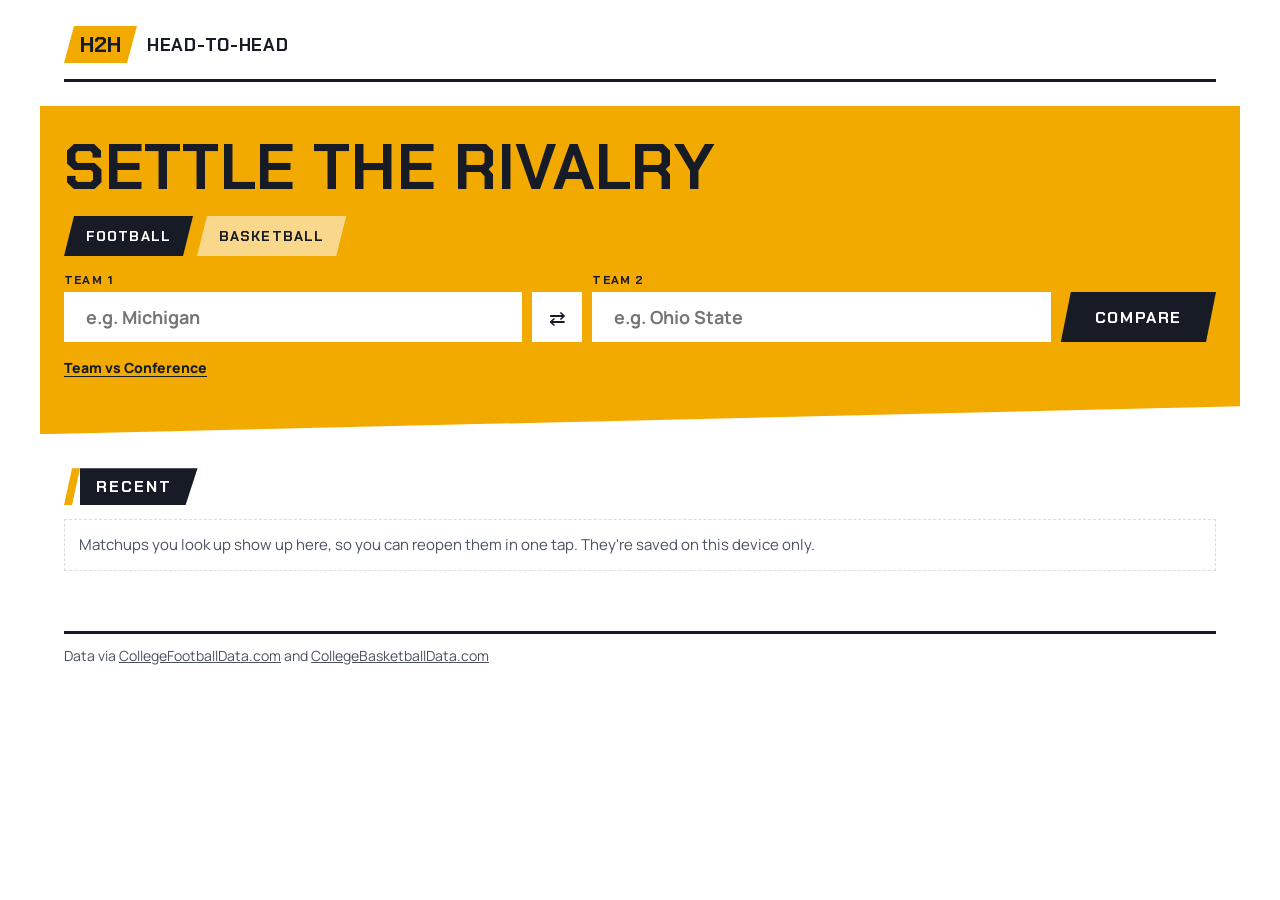
<file: index.html>
<!DOCTYPE html>
<html lang="en">
<head>
<meta charset="UTF-8">
<meta name="viewport" content="width=device-width, initial-scale=1">
<title>College Head-to-Head</title>
<link rel="preconnect" href="https://fonts.googleapis.com">
<link rel="preconnect" href="https://fonts.gstatic.com" crossorigin>
<link rel="stylesheet" href="https://fonts.googleapis.com/css2?family=Chakra+Petch:wght@500;600;700&family=Manrope:wght@400;600;700;800&display=swap">
<link rel="stylesheet" href="style.css">
</head>
<body data-sport="cfb">

<header class="site-head wrap">
  <a class="brand" href="index.html"><span class="brand-tag slant">H2H</span><span class="brand-name">Head-to-Head</span></a>
</header>

<main class="wrap">
  <section class="home-search">
    <h1>Settle the rivalry</h1>
    <div class="sport-switch" role="group" aria-label="Sport">
      <button type="button" class="slant" data-pick="cfb" aria-pressed="true">Football</button>
      <button type="button" class="slant" data-pick="cbb" aria-pressed="false">Basketball</button>
    </div>
    <div class="picker">
      <div class="field input-wrap">
        <label for="team1">Team 1</label>
        <div class="input-box"><span class="input-logo"></span><input id="team1" list="teams" placeholder="e.g. Michigan" autocomplete="off"></div>
      </div>
      <button id="swap" class="swap" type="button" aria-label="Swap teams">&#8644;</button>
      <div class="field input-wrap">
        <label for="team2">Team 2</label>
        <div class="input-box"><span class="input-logo"></span><input id="team2" list="teams" placeholder="e.g. Ohio State" autocomplete="off"></div>
      </div>
      <datalist id="teams"></datalist>
      <button id="go" class="slant" type="button">Compare</button>
    </div>
    <div id="status" role="status"></div>
    <div id="suggest"></div>
    <a id="conf-link" class="conf-link" href="cfb-h2h.html?mode=conf">Team vs Conference</a>
  </section>

  <section id="recents" class="recents">
    <div class="section-head">
      <h2 class="cap"><span>Recent</span></h2>
      <button type="button" class="link-btn recent-clear">Clear</button>
    </div>
    <div class="recent-list"></div>
    <p class="recent-empty">Matchups you look up show up here, so you can reopen them in one tap. They're saved on this device only.</p>
  </section>
</main>

<footer class="wrap">Data via <a href="https://collegefootballdata.com" target="_blank" rel="noopener">CollegeFootballData.com</a> and <a href="https://collegebasketballdata.com" target="_blank" rel="noopener">CollegeBasketballData.com</a></footer>

<script src="proxy-config.js"></script>
<script src="common.js"></script>
<script>
// The home page searches one sport at a time. Compare resolves the names when
// that sport's team list has loaded (otherwise the sport page does it) and
// opens the matchup there.
const SPORT_KEY = "h2h-sport";
const PLACEHOLDERS = { cfb: ["e.g. Michigan", "e.g. Ohio State"], cbb: ["e.g. Duke", "e.g. North Carolina"] };

// One request per sport per visit, started when that sport is picked.
const indexes = {};
let sport = "cfb";
let teamIndex = null;

async function pickSport(next) {
  sport = next;
  document.body.dataset.sport = next;
  for (const b of document.querySelectorAll("[data-pick]")) b.setAttribute("aria-pressed", String(b.dataset.pick === next));
  document.getElementById("team1").placeholder = PLACEHOLDERS[next][0];
  document.getElementById("team2").placeholder = PLACEHOLDERS[next][1];
  document.getElementById("conf-link").href = `${next}-h2h.html?mode=conf`;
  try { localStorage.setItem(SPORT_KEY, next); } catch { /* storage blocked */ }
  clearSuggestions();
  setStatus("");
  teamIndex = null;
  refreshInputLogos(null);

  indexes[next] ??= loadTeamIndex(next).catch(() => null);
  const index = await indexes[next];
  if (sport !== next || !index) return;
  teamIndex = index;
  fillTeamList(index);
  refreshInputLogos(index);
}

function go() {
  const raw1 = document.getElementById("team1").value.trim();
  const raw2 = document.getElementById("team2").value.trim();
  clearSuggestions();
  if (!raw1 || !raw2) {
    setStatus("Enter both team names.", true);
    return;
  }
  const picked = resolvePair(raw1, raw2, teamIndex, go);
  if (!picked) return;
  if (sameTeam(picked.t1, picked.t2)) {
    setStatus("Pick two different teams.", true);
    return;
  }
  location.href = `${sport}-h2h.html${matchupHref(picked.t1, picked.t2)}`;
}

for (const b of document.querySelectorAll("[data-pick]")) b.addEventListener("click", () => pickSport(b.dataset.pick));
document.getElementById("go").addEventListener("click", go);
for (const id of ["team1", "team2"]) {
  document.getElementById(id).addEventListener("keydown", e => { if (e.key === "Enter") go(); });
}
initSwap(go, () => teamIndex);
initInputLogos(() => teamIndex);
initRecents();

let saved = null;
try { saved = localStorage.getItem(SPORT_KEY); } catch { /* storage blocked */ }
if (!window.H2H_PROXY) {
  setStatus("No proxy URL set — set window.H2H_PROXY in proxy-config.js.", true);
} else {
  pickSport(saved === "cbb" ? "cbb" : "cfb");
}
</script>

</body>
</html>
</file>
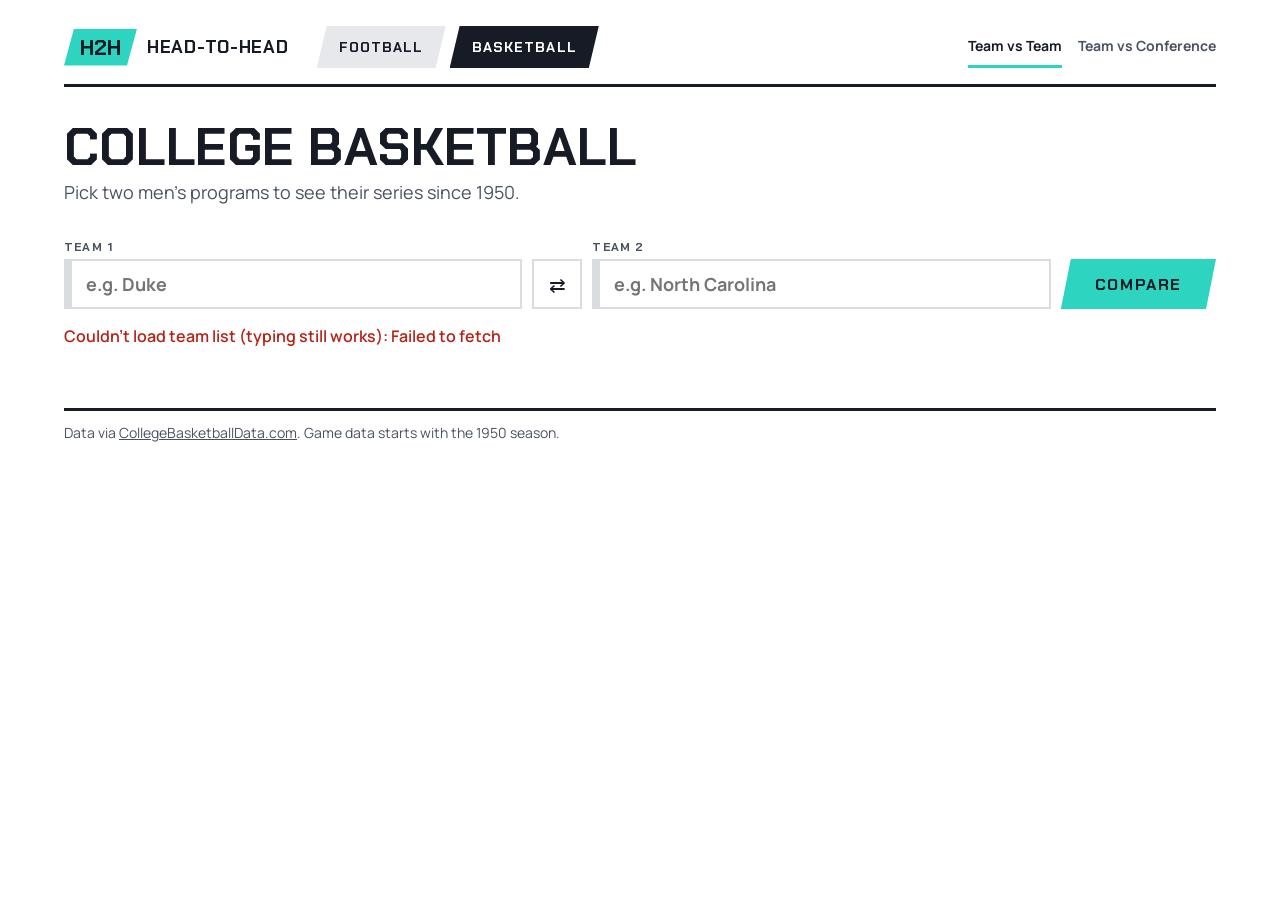
<file: cbb-h2h.html>
<!DOCTYPE html>
<html lang="en">
<head>
<meta charset="UTF-8">
<meta name="viewport" content="width=device-width, initial-scale=1">
<title>College Basketball Head-to-Head</title>
<link rel="preconnect" href="https://fonts.googleapis.com">
<link rel="preconnect" href="https://fonts.gstatic.com" crossorigin>
<link rel="stylesheet" href="https://fonts.googleapis.com/css2?family=Chakra+Petch:wght@500;600;700&family=Manrope:wght@400;600;700;800&display=swap">
<link rel="stylesheet" href="style.css">
</head>
<body data-sport="cbb">

<header class="site-head wrap">
  <a class="brand" href="index.html"><span class="brand-tag slant">H2H</span><span class="brand-name">Head-to-Head</span></a>
  <nav class="tabs" aria-label="Sport">
    <a class="slant" href="cfb-h2h.html">Football</a>
    <a class="slant" href="cbb-h2h.html" aria-current="page">Basketball</a>
  </nav>
  <div class="modes" role="group" aria-label="Compare">
    <button type="button" class="mode-btn" data-mode="team" aria-pressed="true">Team vs Team</button>
    <button type="button" class="mode-btn" data-mode="conf" aria-pressed="false">Team vs Conference</button>
  </div>
</header>

<main class="wrap">
  <section class="hero">
    <h1>College Basketball</h1>
    <p>Pick two men's programs to see their series since 1950.</p>
  </section>

  <div class="picker">
    <div class="field input-wrap">
      <label for="team1">Team 1</label>
      <div class="input-box"><span class="input-logo"></span><input id="team1" list="teams" placeholder="e.g. Duke" autocomplete="off"></div>
    </div>
    <button id="swap" class="swap" type="button" aria-label="Swap teams">&#8644;</button>
    <div class="field input-wrap">
      <label for="team2">Team 2</label>
      <div class="input-box"><span class="input-logo"></span><input id="team2" list="teams" placeholder="e.g. North Carolina" autocomplete="off"></div>
    </div>
    <div id="conf-wrap" class="field input-wrap" hidden>
      <label for="conf">Conference</label>
      <div class="input-box"><select id="conf"><option value="">Pick a conference</option></select></div>
    </div>
    <datalist id="teams"></datalist>
    <button id="go" class="slant" type="button">Compare</button>
  </div>

  <div id="status" role="status"></div>
  <div id="suggest"></div>

  <section id="recents" class="recents" hidden>
    <div class="section-head">
      <h2 class="cap"><span>Recent</span></h2>
      <button type="button" class="link-btn recent-clear">Clear</button>
    </div>
    <div class="recent-list"></div>
  </section>

  <div id="result"></div>
</main>

<footer class="wrap">Data via <a href="https://collegebasketballdata.com" target="_blank" rel="noopener">CollegeBasketballData.com</a>. Game data starts with the 1950 season.</footer>

<script src="proxy-config.js"></script>
<script src="common.js"></script>
<script>
// Requests go through the Cloudflare Worker in worker/, which adds the API key.
const API_BASE = (window.H2H_PROXY || "").replace(/\/$/, "") + "/cbb";

// Built from the team list once it loads; null until then (or if it fails).
let teamIndex = null;

async function apiFetch(path) {
  const res = await fetch(API_BASE + path);
  if (!res.ok) {
    throw new Error(`API error ${res.status}: ${await res.text()}`);
  }
  return res.json();
}

async function loadTeams() {
  try {
    teamIndex = await loadTeamIndex("cbb");
    fillTeamList(teamIndex);
    refreshInputLogos(teamIndex);
    fillConferences(teamIndex);
  } catch (err) {
    setStatus("Couldn't load team list (typing still works): " + err.message, true);
  }
}

// Team vs conference: one request for the team's full game list, then a
// tally per conference member. Only finished games count.
async function fetchVsMembers(team, members, onProgress) {
  const allGames = await apiFetch(`/games?team=${encodeURIComponent(team)}`);
  onProgress(members.length);
  const byOpp = new Map(members.map(m => [m.toLowerCase(), {
    opponent: m, wins: 0, losses: 0, ties: 0, games: 0, lastSeason: null, lastResult: null, lastDate: 0,
  }]));
  for (const g of allGames) {
    if (g.status !== "final") continue;
    const homeIsTeam = g.homeTeam.toLowerCase() === team.toLowerCase();
    const r = byOpp.get((homeIsTeam ? g.awayTeam : g.homeTeam).toLowerCase());
    if (!r) continue;
    const won = homeIsTeam ? g.homeWinner : g.awayWinner;
    const lost = homeIsTeam ? g.awayWinner : g.homeWinner;
    const result = won ? "W" : lost ? "L" : "T";
    r.games++;
    if (result === "W") r.wins++; else if (result === "L") r.losses++; else r.ties++;
    const t = new Date(g.startDate).getTime();
    if (t > r.lastDate) Object.assign(r, { lastDate: t, lastSeason: g.season, lastResult: result });
  }
  return [...byOpp.values()];
}

async function compare() {
  if (getMode() === "conf") return compareConference(teamIndex, fetchVsMembers, compare);
  const raw1 = document.getElementById("team1").value.trim();
  const raw2 = document.getElementById("team2").value.trim();
  const resultEl = document.getElementById("result");
  resultEl.innerHTML = "";
  clearSuggestions();

  if (!raw1 || !raw2) {
    setStatus("Enter both team names.", true);
    return;
  }
  const picked = resolvePair(raw1, raw2, teamIndex, compare);
  if (!picked) return;
  const { t1, t2, note } = picked;
  if (t1.toLowerCase() === t2.toLowerCase()) {
    setStatus("Pick two different teams.", true);
    return;
  }

  writeTeamsToUrl(t1, t2);
  setStatus("Loading matchup history...");
  renderSkeleton();
  document.getElementById("go").disabled = true;

  try {
    // The basketball API has no dedicated matchup endpoint, so pull every
    // game for team1 and filter down to games against team2 client-side.
    const allGames = await apiFetch(`/games?team=${encodeURIComponent(t1)}`);
    const t2Lower = t2.toLowerCase();
    const matchups = allGames.filter(g =>
      (g.homeTeam || "").toLowerCase() === t2Lower ||
      (g.awayTeam || "").toLowerCase() === t2Lower
    );

    // Unplayed games come back with status "scheduled" and a 0–0 score, so
    // only finished games count toward the record. Future ones are listed as
    // upcoming; past non-final ones (postponed/cancelled) are dropped.
    const now = Date.now();
    const played = matchups.filter(g => g.status === "final");
    const upcoming = matchups.filter(g => g.status !== "final" && new Date(g.startDate) > now);
    const games = [...played, ...upcoming];

    if (games.length === 0) {
      resultEl.innerHTML = "";
      setStatus(`No games found between ${t1} and ${t2}. ${note}`.trim());
      return;
    }

    // Resolve canonical display names from the actual game data.
    const team1Name = games[0].homeTeam.toLowerCase() === t1.toLowerCase() ? games[0].homeTeam : games[0].awayTeam;
    const team2Name = games[0].homeTeam.toLowerCase() === t2Lower ? games[0].homeTeam : games[0].awayTeam;

    let team1Wins = 0, team2Wins = 0, ties = 0;
    for (const g of played) {
      const homeIsTeam1 = g.homeTeam.toLowerCase() === t1.toLowerCase();
      const team1Won = homeIsTeam1 ? g.homeWinner : g.awayWinner;
      const team2Won = homeIsTeam1 ? g.awayWinner : g.homeWinner;
      if (team1Won) team1Wins++;
      else if (team2Won) team2Wins++;
      else ties++;
    }

    setStatus("");

    const rows = [...games]
      .sort((a, b) => new Date(b.startDate) - new Date(a.startDate))
      .map(g => {
        const badges = [];
        if (g.tournament) badges.push({ text: g.tournament, post: true });
        else if (g.seasonType === "postseason") badges.push({ text: "postseason", post: true });
        if (g.neutralSite) badges.push({ text: "Neutral" });
        return {
          date: g.startDate,
          season: g.season,
          site: g.venue,
          badges,
          home: g.homeTeam,
          away: g.awayTeam,
          homePts: g.homePoints,
          awayPts: g.awayPoints,
          winner: g.homeWinner ? g.homeTeam : g.awayWinner ? g.awayTeam : null,
          upcoming: g.status !== "final",
        };
      });

    renderMatchup({
      team1: team1Name,
      team2: team2Name,
      wins1: team1Wins,
      wins2: team2Wins,
      ties,
      note,
      rows,
    }, teamIndex);
  } catch (err) {
    resultEl.innerHTML = "";
    setStatus("Error: " + err.message, true);
  } finally {
    document.getElementById("go").disabled = false;
  }
}

document.getElementById("go").addEventListener("click", compare);
initSwap(compare, () => teamIndex);
initCopyLink();
initInputLogos(() => teamIndex);
initModes(compare);
initGamesToggle();
initRecents({
  sport: "cbb",
  max: 4,
  onPick: (a, b) => {
    setMode("team");
    document.getElementById("team1").value = a;
    document.getElementById("team2").value = b;
    compare();
  },
});
document.getElementById("team2").addEventListener("keydown", e => { if (e.key === "Enter") compare(); });
document.getElementById("team1").addEventListener("keydown", e => { if (e.key === "Enter") compare(); });

if (!window.H2H_PROXY) {
  setStatus("No proxy URL set — set window.H2H_PROXY in proxy-config.js.", true);
} else {
  loadTeams().then(() => autoRunFromUrl(compare));
}
</script>

</body>
</html>
</file>
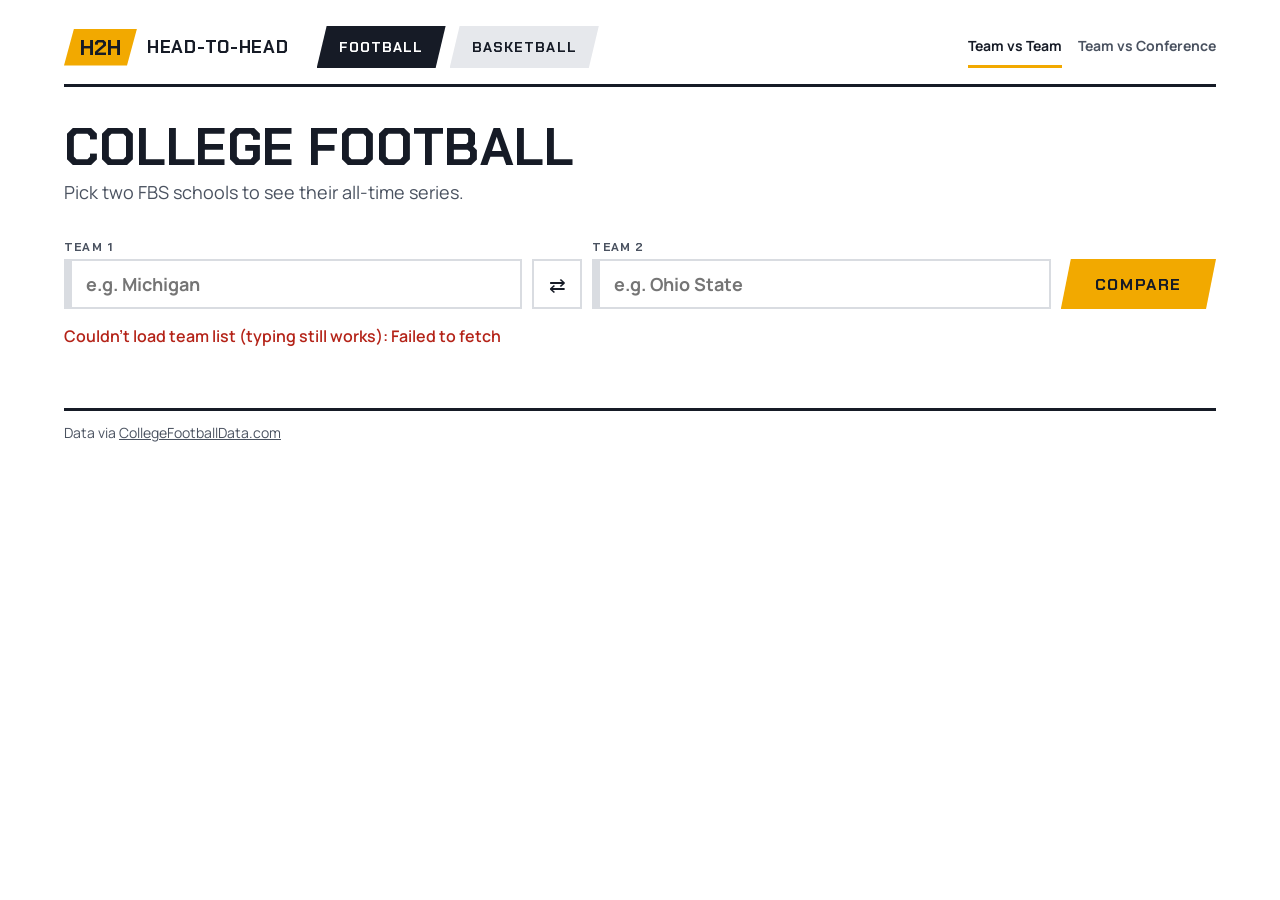
<file: cfb-h2h.html>
<!DOCTYPE html>
<html lang="en">
<head>
<meta charset="UTF-8">
<meta name="viewport" content="width=device-width, initial-scale=1">
<title>College Football Head-to-Head</title>
<link rel="preconnect" href="https://fonts.googleapis.com">
<link rel="preconnect" href="https://fonts.gstatic.com" crossorigin>
<link rel="stylesheet" href="https://fonts.googleapis.com/css2?family=Chakra+Petch:wght@500;600;700&family=Manrope:wght@400;600;700;800&display=swap">
<link rel="stylesheet" href="style.css">
</head>
<body data-sport="cfb">

<header class="site-head wrap">
  <a class="brand" href="index.html"><span class="brand-tag slant">H2H</span><span class="brand-name">Head-to-Head</span></a>
  <nav class="tabs" aria-label="Sport">
    <a class="slant" href="cfb-h2h.html" aria-current="page">Football</a>
    <a class="slant" href="cbb-h2h.html">Basketball</a>
  </nav>
  <div class="modes" role="group" aria-label="Compare">
    <button type="button" class="mode-btn" data-mode="team" aria-pressed="true">Team vs Team</button>
    <button type="button" class="mode-btn" data-mode="conf" aria-pressed="false">Team vs Conference</button>
  </div>
</header>

<main class="wrap">
  <section class="hero">
    <h1>College Football</h1>
    <p>Pick two FBS schools to see their all-time series.</p>
  </section>

  <div class="picker">
    <div class="field input-wrap">
      <label for="team1">Team 1</label>
      <div class="input-box"><span class="input-logo"></span><input id="team1" list="teams" placeholder="e.g. Michigan" autocomplete="off"></div>
    </div>
    <button id="swap" class="swap" type="button" aria-label="Swap teams">&#8644;</button>
    <div class="field input-wrap">
      <label for="team2">Team 2</label>
      <div class="input-box"><span class="input-logo"></span><input id="team2" list="teams" placeholder="e.g. Ohio State" autocomplete="off"></div>
    </div>
    <div id="conf-wrap" class="field input-wrap" hidden>
      <label for="conf">Conference</label>
      <div class="input-box"><select id="conf"><option value="">Pick a conference</option></select></div>
    </div>
    <datalist id="teams"></datalist>
    <button id="go" class="slant" type="button">Compare</button>
  </div>

  <div id="status" role="status"></div>
  <div id="suggest"></div>

  <section id="recents" class="recents" hidden>
    <div class="section-head">
      <h2 class="cap"><span>Recent</span></h2>
      <button type="button" class="link-btn recent-clear">Clear</button>
    </div>
    <div class="recent-list"></div>
  </section>

  <div id="result"></div>
</main>

<footer class="wrap">Data via <a href="https://collegefootballdata.com" target="_blank" rel="noopener">CollegeFootballData.com</a></footer>

<script src="proxy-config.js"></script>
<script src="common.js"></script>
<script>
// Requests go through the Cloudflare Worker in worker/, which adds the API key.
const API_BASE = (window.H2H_PROXY || "").replace(/\/$/, "") + "/cfb";

// Built from the team list once it loads; null until then (or if it fails).
let teamIndex = null;

async function apiFetch(path) {
  const res = await fetch(API_BASE + path);
  if (!res.ok) {
    throw new Error(`API error ${res.status}: ${await res.text()}`);
  }
  return res.json();
}

async function loadTeams() {
  try {
    teamIndex = await loadTeamIndex("cfb");
    fillTeamList(teamIndex);
    refreshInputLogos(teamIndex);
    fillConferences(teamIndex);
  } catch (err) {
    setStatus("Couldn't load team list (typing still works): " + err.message, true);
  }
}

// Team vs conference: the API only has a per-pair matchup endpoint, so this
// makes one (Worker-cached) request per conference member, 4 at a time.
async function fetchVsMembers(team, members, onProgress) {
  let done = 0;
  return mapLimit(members, 4, async opponent => {
    const data = await apiFetch(
      `/teams/matchup?team1=${encodeURIComponent(team)}&team2=${encodeURIComponent(opponent)}`
    );
    onProgress(++done);
    const games = data.games || [];
    const last = games.slice().sort((a, b) => (b.season - a.season) || (b.week - a.week))[0];
    const lastResult = !last ? null
      : !last.winner && last.homeScore === last.awayScore ? "T"
      : (last.winner || (last.homeScore > last.awayScore ? last.homeTeam : last.awayTeam)) === team ? "W" : "L";
    return {
      opponent,
      wins: data.team1Wins || 0,
      losses: data.team2Wins || 0,
      ties: data.ties || 0,
      games: games.length,
      lastSeason: last ? last.season : null,
      lastResult,
    };
  });
}

async function compare() {
  if (getMode() === "conf") return compareConference(teamIndex, fetchVsMembers, compare);
  const raw1 = document.getElementById("team1").value.trim();
  const raw2 = document.getElementById("team2").value.trim();
  const resultEl = document.getElementById("result");
  resultEl.innerHTML = "";
  clearSuggestions();

  if (!raw1 || !raw2) {
    setStatus("Enter both team names.", true);
    return;
  }
  const picked = resolvePair(raw1, raw2, teamIndex, compare);
  if (!picked) return;
  const { t1, t2, note } = picked;
  if (t1.toLowerCase() === t2.toLowerCase()) {
    setStatus("Pick two different teams.", true);
    return;
  }

  writeTeamsToUrl(t1, t2);
  setStatus("Loading matchup history...");
  renderSkeleton();
  document.getElementById("go").disabled = true;

  try {
    const data = await apiFetch(
      `/teams/matchup?team1=${encodeURIComponent(t1)}&team2=${encodeURIComponent(t2)}`
    );

    if (!data.games || data.games.length === 0) {
      resultEl.innerHTML = "";
      setStatus(`No games found between ${t1} and ${t2}. ${note}`.trim());
      return;
    }

    setStatus("");

    const rows = [...data.games]
      .sort((a, b) => (b.season - a.season) || (b.week - a.week))
      .map(g => {
        const badges = [];
        if (g.seasonType && g.seasonType !== "regular") badges.push({ text: g.seasonType, post: true });
        if (g.neutralSite) badges.push({ text: "Neutral" });
        return {
          date: g.date,
          season: g.season,
          site: g.venue,
          badges,
          home: g.homeTeam,
          away: g.awayTeam,
          homePts: g.homeScore,
          awayPts: g.awayScore,
          winner: g.winner || (g.homeScore > g.awayScore ? g.homeTeam : g.awayScore > g.homeScore ? g.awayTeam : null),
          upcoming: false,
        };
      });

    renderMatchup({
      team1: data.team1,
      team2: data.team2,
      wins1: data.team1Wins,
      wins2: data.team2Wins,
      ties: data.ties || 0,
      note,
      rows,
    }, teamIndex);
  } catch (err) {
    resultEl.innerHTML = "";
    setStatus("Error: " + err.message, true);
  } finally {
    document.getElementById("go").disabled = false;
  }
}

document.getElementById("go").addEventListener("click", compare);
initSwap(compare, () => teamIndex);
initCopyLink();
initInputLogos(() => teamIndex);
initModes(compare);
initGamesToggle();
initRecents({
  sport: "cfb",
  max: 4,
  onPick: (a, b) => {
    setMode("team");
    document.getElementById("team1").value = a;
    document.getElementById("team2").value = b;
    compare();
  },
});
document.getElementById("team2").addEventListener("keydown", e => { if (e.key === "Enter") compare(); });
document.getElementById("team1").addEventListener("keydown", e => { if (e.key === "Enter") compare(); });

if (!window.H2H_PROXY) {
  setStatus("No proxy URL set — set window.H2H_PROXY in proxy-config.js.", true);
} else {
  loadTeams().then(() => autoRunFromUrl(compare));
}
</script>

</body>
</html>
</file>
<file: style.css>
/* Shared styles for index.html, cfb-h2h.html and cbb-h2h.html.
   "Broadcast graphic" look: slanted TV score-bug blocks, Chakra Petch + Manrope.
   data-sport="cfb|cbb" sets the accent (amber / teal): on <body> for the page,
   and on each recent-lookup row for its own sport. */

:root {
  color-scheme: light dark;
  --bg: #ffffff;
  --fg: #161b26;
  --muted: #4a5260;
  --loser: #6b7280;
  --line: #d9dce1;
  --line-soft: #eceef1;
  --panel: #ffffff;
  --panel-2: #e6e8ec;
  --rule: #161b26;
  /* Section-heading bars and the active tab: dark on light, light on dark. */
  --bar: #161b26;
  --bar-fg: #ffffff;
  --danger: #b42318;
  --accent: #f2a900;
  --accent-soft: #fdeec2;
  --accent-fg: #161b26;
  --display: "Chakra Petch", "Arial Narrow", sans-serif;
  --body: "Manrope", -apple-system, BlinkMacSystemFont, "Segoe UI", Roboto, sans-serif;
  --slant: polygon(10px 0, 100% 0, calc(100% - 10px) 100%, 0 100%);
}
[data-sport="cfb"] { --accent: #f2a900; --accent-soft: #fdeec2; }
[data-sport="cbb"] { --accent: #2dd4bf; --accent-soft: #ccf5ef; }

@media (prefers-color-scheme: dark) {
  :root {
    --bg: #0d1117;
    --fg: #e8eaee;
    --muted: #9aa3b2;
    --loser: #7d8696;
    --line: #2a313c;
    --line-soft: #222a35;
    --panel: #151b24;
    --panel-2: #1f2630;
    --rule: #e6e8ec;
    --bar: #e6e8ec;
    --bar-fg: #0d1117;
    --danger: #ff8a80;
    --accent-soft: #3a2f10;
  }
  [data-sport="cfb"] { --accent-soft: #3a2f10; }
  [data-sport="cbb"] { --accent-soft: #0f3a35; }
}

* { box-sizing: border-box; }
[hidden] { display: none !important; }
html { -webkit-text-size-adjust: 100%; }
body {
  margin: 0;
  background: var(--bg);
  color: var(--fg);
  font-family: var(--body);
  font-size: 16px;
  line-height: 1.45;
}
a { color: var(--fg); }
.wrap { max-width: 1200px; margin: 0 auto; padding: 0 24px; }
button { font-family: var(--body); cursor: pointer; }
button:disabled { opacity: .55; cursor: default; }
:focus-visible { outline: 3px solid var(--fg); outline-offset: 2px; }
/* clip-path would cut the focus ring off the slanted controls, so drop it while focused. */
.slant { clip-path: var(--slant); }
.slant:focus-visible { clip-path: none; }
.sr-only {
  position: absolute !important;
  width: 1px; height: 1px;
  overflow: hidden;
  clip: rect(0 0 0 0);
  white-space: nowrap;
}

/* ---- Header ---- */
.site-head {
  display: flex;
  flex-wrap: wrap;
  align-items: center;
  gap: 16px 28px;
  padding-top: 26px;
}
/* The rule under the header, as a last full-width row so it spans the content, not the padding. */
.site-head::after { content: ""; order: 99; flex-basis: 100%; height: 3px; background: var(--rule); }
.brand { display: inline-flex; align-items: center; gap: 10px; text-decoration: none; color: var(--fg); }
.brand-tag { font: 700 22px var(--display); padding: 4px 16px; background: var(--accent); color: var(--accent-fg); }
.brand-name { font: 700 18px var(--display); letter-spacing: .04em; text-transform: uppercase; }
.tabs { display: flex; gap: 4px; }
.tabs a {
  font: 700 14px var(--display);
  letter-spacing: .08em;
  text-transform: uppercase;
  text-decoration: none;
  padding: 12px 22px;
  color: var(--fg);
  background: var(--panel-2);
}
.tabs a:hover { background: var(--line); }
.tabs a[aria-current="page"] { background: var(--bar); color: var(--bar-fg); }
.modes { margin-left: auto; display: flex; gap: 16px; }
.mode-btn {
  font: 700 14px var(--body);
  padding: 10px 0;
  color: var(--muted);
  background: none;
  border: 0;
  border-bottom: 3px solid transparent;
}
.mode-btn:hover { color: var(--fg); }
.mode-btn[aria-pressed="true"] { color: var(--fg); border-bottom-color: var(--accent); }

main.wrap { display: flex; flex-direction: column; gap: 34px; padding-top: 34px; }

/* ---- Page heading (shrinks to screen-reader only once a result is showing) ---- */
.hero h1 { margin: 0 0 6px; font: 700 clamp(34px, 6vw, 52px) / 1 var(--display); text-transform: uppercase; letter-spacing: .01em; }
.hero p { margin: 0; color: var(--muted); font-size: 18px; }
.has-result .hero { position: absolute; width: 1px; height: 1px; overflow: hidden; clip: rect(0 0 0 0); white-space: nowrap; }

/* ---- Picker ---- */
.picker { display: flex; flex-wrap: wrap; align-items: flex-end; gap: 10px; }
.field { flex: 1 1 220px; min-width: 0; display: flex; flex-direction: column; gap: 4px; }
.field label { font: 700 12px var(--display); letter-spacing: .1em; text-transform: uppercase; color: var(--muted); }
.input-box { position: relative; }
.input-box input, .input-box select {
  width: 100%;
  height: 50px;
  padding: 0 14px;
  font: 700 18px var(--body);
  color: var(--fg);
  background: var(--panel);
  border: 2px solid var(--line);
  border-left: 8px solid var(--team, var(--line));
  border-radius: 0;
  outline: none;
}
.input-box input:focus, .input-box select:focus { border-color: var(--fg); border-left-color: var(--team, var(--fg)); }
.input-wrap.has-logo input { padding-left: 50px; }
.input-logo { position: absolute; left: 16px; top: 50%; transform: translateY(-50%); width: 28px; height: 28px; display: none; }
.input-wrap.has-logo .input-logo { display: block; }
button.swap {
  flex: none;
  width: 50px;
  height: 50px;
  font-size: 20px;
  color: var(--fg);
  background: var(--panel);
  border: 2px solid var(--line);
}
button.swap:hover { border-color: var(--fg); }
#go {
  height: 50px;
  padding: 0 34px;
  font: 700 16px var(--display);
  letter-spacing: .1em;
  text-transform: uppercase;
  color: var(--accent-fg);
  background: var(--accent);
  border: 0;
}
#go:hover:not(:disabled) { filter: brightness(1.06); }

/* ---- Status and suggestions ---- */
#status { margin: -18px 0 0; color: var(--muted); }
#status:empty { display: none; }
#status.error { color: var(--danger); font-weight: 600; }
#suggest { display: flex; gap: 8px; flex-wrap: wrap; margin-top: -24px; }
#suggest:empty { display: none; }
.chip {
  display: inline-flex;
  align-items: center;
  min-height: 40px;
  padding: 8px 20px;
  font: 700 14px var(--body);
  color: var(--fg);
  text-decoration: none;
  background: var(--panel-2);
  border: 0;
}
.chip:hover { background: var(--accent); color: var(--accent-fg); }

/* ---- Recent lookups: a sport band over two team blocks ---- */
.recents { display: flex; flex-direction: column; gap: 14px; }
.recent-list { display: grid; grid-template-columns: repeat(2, minmax(0, 1fr)); gap: 8px 12px; }
.recent-list:empty { display: none; }
.recent { display: flex; flex-direction: column; min-width: 0; color: var(--fg); text-decoration: none; background: var(--panel); border: 1px solid var(--line); }
.recent:hover { border-color: var(--fg); }
.recent-band {
  display: flex;
  justify-content: space-between;
  gap: 12px;
  padding: 4px 10px;
  font: 700 11px var(--display);
  letter-spacing: .12em;
  text-transform: uppercase;
  background: var(--accent);
  color: var(--accent-fg);
}
.recent-lead { min-width: 0; overflow: hidden; text-overflow: ellipsis; white-space: nowrap; }
.recent-row { display: flex; align-items: stretch; height: 50px; }
.recent-team { flex: 0 0 84px; display: flex; align-items: center; justify-content: center; gap: 6px; }
.recent-team.t1 { background: var(--c1); color: var(--f1); clip-path: polygon(0 0, 100% 0, calc(100% - 10px) 100%, 0 100%); }
.recent-team.t2 { background: var(--c2); color: var(--f2); clip-path: polygon(10px 0, 100% 0, 100% 100%, 0 100%); }
.recent-team b { font: 700 20px var(--display); font-variant-numeric: tabular-nums; }
.recent-vs {
  flex: 1;
  min-width: 0;
  display: flex;
  align-items: center;
  justify-content: center;
  padding: 0 6px;
  text-align: center;
  font: 700 15px var(--display);
  letter-spacing: .05em;
  overflow-wrap: anywhere;
}
.recent .logo.disc { width: 26px; height: 26px; padding: 3px; }
.recent .logo.disc .initials { font-size: 9px; }
.recent-empty { margin: 0; padding: 14px; font-size: 15px; color: var(--muted); border: 1px dashed var(--line); }

#result { display: flex; flex-direction: column; gap: 34px; }
#result:empty { display: none; }
.matchup { display: flex; flex-direction: column; gap: 34px; }

/* ---- Section heading: a caption bar with an accent notch ---- */
.cap { margin: 0; display: inline-flex; align-self: flex-start; }
.cap::before { content: ""; width: 16px; background: var(--accent); clip-path: polygon(8px 0, 100% 0, calc(100% - 8px) 100%, 0 100%); }
.cap span {
  font: 700 16px var(--display);
  letter-spacing: .12em;
  text-transform: uppercase;
  padding: 8px 26px 8px 16px;
  background: var(--bar);
  color: var(--bar-fg);
  clip-path: polygon(0 0, 100% 0, calc(100% - 12px) 100%, 0 100%);
}
.section { display: flex; flex-direction: column; gap: 16px; }
.section-head { display: flex; flex-wrap: wrap; align-items: center; justify-content: space-between; gap: 10px; }

/* ---- Score bug ----
   Team blocks use --c1/--c2 (team color) with --f1/--f2 (readable text on it).
   Marks on the page background (bars, card stripes) use --mark1/--mark2, which
   switch to a lighter variant in dark mode so navy-type colors don't vanish. */
.matchup { --mark1: var(--m1); --mark2: var(--m2); }
@media (prefers-color-scheme: dark) {
  .matchup { --mark1: var(--m1d); --mark2: var(--m2d); }
}
.bug { display: flex; flex-direction: column; }
.bug-row { display: flex; align-items: stretch; min-height: 150px; }
.bug-team {
  flex: 1 1 0;
  min-width: 0;
  display: flex;
  align-items: center;
  gap: 20px;
}
.bug-team.t1 { background: var(--c1); color: var(--f1); padding: 18px 56px 18px 24px; clip-path: polygon(0 0, 100% 0, calc(100% - 36px) 100%, 0 100%); }
.bug-team.t2 { background: var(--c2); color: var(--f2); padding: 18px 24px 18px 56px; clip-path: polygon(36px 0, 100% 0, 100% 100%, 0 100%); }
@media (prefers-color-scheme: dark) {
  .bug-team.t1 { box-shadow: inset 0 4px 0 var(--mark1); }
  .bug-team.t2 { box-shadow: inset 0 4px 0 var(--mark2); }
}
.bug-name {
  flex: 1;
  font: 700 clamp(22px, 2.8vw, 34px) / 1.05 var(--display);
  letter-spacing: .02em;
  text-transform: uppercase;
  /* Break between words; a word too long for the block hyphenates instead of overflowing. */
  overflow-wrap: break-word;
  hyphens: auto;
}
.bug-team.t2 .bug-name { text-align: right; }
.bug-num { font: 700 clamp(56px, 7.5vw, 92px) / 1 var(--display); font-variant-numeric: tabular-nums; }
/* Three-digit totals (conference records) need room left for the names. */
.bug-num.long { font-size: clamp(44px, 5.4vw, 66px); }
.bug-mid {
  flex: 0 0 150px;
  margin: 0 -30px;
  z-index: 1;
  display: flex;
  flex-direction: column;
  align-items: center;
  justify-content: center;
  gap: 2px;
  background: var(--bar);
  color: var(--bar-fg);
  clip-path: polygon(36px 0, 100% 0, calc(100% - 36px) 100%, 0 100%);
}
.bug-mid small { font: 700 12px var(--display); letter-spacing: .14em; text-transform: uppercase; color: var(--accent); }
.bug-mid b { font: 700 26px var(--display); }
@media (prefers-color-scheme: dark) {
  /* Accent text would be unreadable on the light middle block. */
  .bug-mid small { color: #4a5260; }
}
.bug-strip {
  display: flex;
  flex-wrap: wrap;
  align-items: center;
  gap: 8px 22px;
  padding: 10px 20px;
  font: 700 14px var(--display);
  letter-spacing: .08em;
  text-transform: uppercase;
  background: var(--accent);
  color: var(--accent-fg);
}
.bug-strip .sep { opacity: .7; }
.bug-strip .link-btn { margin-left: auto; }
.link-btn {
  min-height: 32px;
  padding: 0;
  font: inherit;
  letter-spacing: inherit;
  text-transform: inherit;
  color: inherit;
  background: none;
  border: 0;
  text-decoration: underline;
  text-underline-offset: 3px;
}
.bug-note { margin: 8px 0 0; font-size: 14px; color: var(--muted); }

/* ---- Logos ---- */
.logo { position: relative; display: inline-grid; place-items: center; flex: none; }
.logo.sm { width: 28px; height: 28px; }
.logo.md { width: 40px; height: 40px; }
.logo picture, .logo img { width: 100%; height: 100%; object-fit: contain; display: block; }
.logo .initials {
  position: absolute;
  inset: 6%;
  display: grid;
  place-items: center;
  border-radius: 50%;
  font: 700 .7rem var(--display);
  letter-spacing: .02em;
  color: #fff;
  background: var(--team);
  visibility: hidden;
}
.logo.no-img .initials { visibility: visible; }
.logo.no-img picture { display: none; }
/* Logos on the score bug sit in a white disc so they show on any team color. */
.logo.disc { width: 84px; height: 84px; padding: 12px; border-radius: 50%; background: #fff; }
.logo.disc .initials { inset: 0; font-size: 26px; color: var(--team); background: #fff; }
.logo.disc.no-img { padding: 0; }
.conf-logos { flex: none; display: grid; grid-template-columns: repeat(2, 38px); gap: 6px; }
.conf-logos .logo.md { width: 38px; height: 38px; padding: 5px; border-radius: 50%; background: #fff; }
.conf-logos .logo.md .initials { inset: 0; font-size: 12px; }

/* ---- Pills ---- */
.pill {
  display: inline-block;
  padding: 2px 8px;
  font: 700 11px var(--display);
  letter-spacing: .08em;
  text-transform: uppercase;
  white-space: nowrap;
  color: var(--fg);
  background: var(--panel-2);
}
.pill.post { background: var(--accent-soft); }

/* ---- Series notes: six cards, three across, labels on a team-color bar ----
   --nc/--nf are the team's block color and text color (unset for a tie). */
.notes { display: grid; grid-template-columns: repeat(3, minmax(0, 1fr)); gap: 12px; }
.note { display: flex; flex-direction: column; min-width: 0; background: var(--panel); border: 1px solid var(--line); }
.note-label {
  padding: 7px 26px 7px 16px;
  font: 700 12px var(--display);
  letter-spacing: .1em;
  text-transform: uppercase;
  background: var(--nc, var(--panel-2));
  color: var(--nf, var(--fg));
  clip-path: polygon(0 0, 100% 0, calc(100% - 12px) 100%, 0 100%);
}
@media (prefers-color-scheme: dark) {
  /* A navy bar barely shows on the dark card, so it gets a top edge in the lighter mark color. */
  .note-label { box-shadow: inset 0 3px 0 var(--nm, transparent); }
}
.note-value { padding: 10px 18px 0; font: 700 40px / 1.05 var(--display); font-variant-numeric: tabular-nums; }
.note-sub { padding: 2px 18px 14px; font-size: 14px; color: var(--muted); }

/* ---- Wins by decade: team 1 above the line, team 2 below ---- */
.dec-legend { display: flex; flex-wrap: wrap; gap: 6px 18px; font-size: 14px; font-weight: 700; }
.dec-legend > span { display: inline-flex; align-items: center; gap: 6px; }
.dec-legend i { width: 12px; height: 12px; }
.dec-scroll { overflow-x: auto; -webkit-overflow-scrolling: touch; }
/* Bars carry their length as --v (0–1 of the busiest decade); --n is the decade count. */
.dec-chart { display: flex; gap: 8px; min-width: calc(var(--n) * 40px); }
.dec-col { flex: 1; min-width: 34px; display: flex; flex-direction: column; }
.dec-up, .dec-down { height: 140px; display: flex; flex-direction: column; align-items: center; gap: 3px; }
.dec-up { justify-content: flex-end; }
.dec-down { justify-content: flex-start; }
.dec-up i, .dec-down i { display: block; flex: none; width: 70%; height: calc(var(--v) * 110px); }
.dec-up i { background: var(--mark1); }
.dec-down i { background: var(--mark2); }
.dec-n { font: 700 13px var(--display); }
.dec-label {
  height: 22px;
  display: flex;
  flex-direction: column;
  justify-content: center;
  text-align: center;
  font: 600 11px / 1.2 var(--display);
  background: var(--bar);
  color: var(--bar-fg);
}
/* Same height for every label, so the baselines line up when some decades have ties. */
.dec-chart.has-ties .dec-label { height: 34px; }
.dec-label small { display: block; font-size: 10px; opacity: .8; }

/* ---- Every meeting: recent games as winner-colored strips, then the full table ----
   Two columns filled top to bottom (--rows is half the strip count, rounded up). */
.gstrips {
  display: grid;
  grid-template-columns: repeat(2, minmax(0, 1fr));
  grid-template-rows: repeat(var(--rows), auto);
  grid-auto-flow: column;
  gap: 6px 12px;
}
.gstrip { display: flex; align-items: stretch; min-width: 0; min-height: 60px; background: var(--panel-2); color: var(--fg); }
.gstrip.t1 { background: var(--c1); color: var(--f1); }
.gstrip.t2 { background: var(--c2); color: var(--f2); }
.gstrip.upcoming { background: var(--accent-soft); }
.gstrip-year {
  flex: 0 0 66px;
  display: grid;
  place-items: center;
  font: 700 18px var(--display);
  font-variant-numeric: tabular-nums;
  background: rgba(0, 0, 0, .28);
  clip-path: polygon(0 0, 100% 0, calc(100% - 10px) 100%, 0 100%);
}
.gstrip.tie .gstrip-year, .gstrip.upcoming .gstrip-year { background: rgba(127, 127, 127, .2); }
.gstrip-main { flex: 1; min-width: 0; display: flex; flex-direction: column; justify-content: center; gap: 1px; padding: 8px 12px; }
.gstrip-main b { font: 700 19px / 1.15 var(--display); letter-spacing: .03em; text-transform: uppercase; overflow-wrap: anywhere; }
.gstrip-main small { font-size: 12px; opacity: .88; }
.gstrip .pill, .gstrip .pill.post { margin-left: 2px; padding: 0 6px; background: rgba(255, 255, 255, .22); color: inherit; }
.gstrip.tie .pill, .gstrip.upcoming .pill { background: var(--panel); }
.gstrip .logo.disc { align-self: center; margin-right: 12px; width: 38px; height: 38px; padding: 5px; }
.gstrip .logo.disc .initials { font-size: 12px; }
.btn {
  align-self: center;
  min-height: 46px;
  padding: 0 28px;
  font: 700 14px var(--display);
  letter-spacing: .1em;
  text-transform: uppercase;
  background: var(--bar);
  color: var(--bar-fg);
  border: 0;
}
.btn.quiet { background: var(--panel-2); color: var(--fg); }
.full-games { display: flex; flex-direction: column; gap: 10px; padding-top: 14px; border-top: 3px solid var(--rule); }
.full-games-head { display: flex; flex-wrap: wrap; justify-content: space-between; align-items: center; gap: 10px; }
.full-games-head h3 { margin: 0; font: 700 16px var(--display); letter-spacing: .1em; text-transform: uppercase; }
.full-games-head .btn { align-self: auto; min-height: 44px; }

.table-wrap { overflow-x: auto; -webkit-overflow-scrolling: touch; }
table { width: 100%; border-collapse: collapse; font-size: 15px; font-variant-numeric: tabular-nums; }
th {
  text-align: left;
  padding: 8px;
  font: 700 12px var(--display);
  letter-spacing: .1em;
  text-transform: uppercase;
  color: var(--muted);
  border-bottom: 2px solid var(--line);
}
td { padding: 9px 8px; border-top: 1px solid var(--line-soft); white-space: nowrap; }
th:first-child, td:first-child { padding-left: 0; }
td.score { font: 700 15px var(--display); text-align: right; color: var(--loser); }
td.score b { color: var(--fg); }
th.num { text-align: right; }
td.team.won { font-weight: 700; }
.dot { display: inline-block; width: 10px; height: 10px; margin-right: 8px; background: var(--line); vertical-align: -1px; }
tr.upcoming td { color: var(--muted); }

/* ---- Conference table ---- */
a.vs-link { display: inline-flex; align-items: center; gap: 10px; min-height: 32px; color: var(--fg); font-weight: 700; text-decoration: none; }
a.vs-link:hover span { text-decoration: underline; }
.pct { display: inline-flex; align-items: center; gap: 8px; }
.pct-bar { width: 64px; height: 8px; background: var(--panel-2); overflow: hidden; }
.pct-bar i { display: block; height: 100%; background: var(--mark1); }
.table-note { margin: 0; font-size: 14px; color: var(--muted); }

/* ---- Loading skeleton ---- */
.skeleton { display: flex; flex-direction: column; gap: 0; }
.skel-row { display: flex; height: 150px; }
.skel { position: relative; overflow: hidden; background: var(--panel-2); }
.skel-row .skel { flex: 1; }
.skel-row .skel:first-child { clip-path: polygon(0 0, 100% 0, calc(100% - 36px) 100%, 0 100%); }
.skel-row .skel:last-child { margin-left: 8px; clip-path: polygon(36px 0, 100% 0, 100% 100%, 0 100%); }
.skel.strip { height: 40px; margin-top: 4px; }
.skel::after {
  content: "";
  position: absolute;
  inset: 0;
  transform: translateX(-100%);
  background: linear-gradient(90deg, transparent, color-mix(in srgb, var(--fg) 8%, transparent), transparent);
  animation: shimmer 1.2s infinite;
}
@keyframes shimmer { to { transform: translateX(100%); } }
@media (prefers-reduced-motion: reduce) { .skel::after { animation: none; } }

/* ---- Footer ---- */
footer.wrap { margin-top: 48px; padding-top: 12px; padding-bottom: 40px; font-size: 14px; color: var(--muted); }
footer.wrap::before { content: ""; display: block; height: 3px; margin-bottom: 12px; background: var(--rule); }
footer a { color: var(--muted); }

/* ---- Home page: the search on an accent panel (amber or teal by sport) ---- */
.home-search {
  margin: -10px -24px 0;
  padding: 30px 24px 56px;
  display: flex;
  flex-direction: column;
  gap: 16px;
  background: var(--accent);
  color: var(--accent-fg);
  clip-path: polygon(0 0, 100% 0, 100% calc(100% - 28px), 0 100%);
}
.home-search h1 { margin: 0; font: 700 clamp(38px, 7vw, 64px) / 1 var(--display); text-transform: uppercase; letter-spacing: .01em; }
.sport-switch { display: flex; gap: 4px; }
.sport-switch button {
  padding: 11px 22px;
  font: 700 14px var(--display);
  letter-spacing: .08em;
  text-transform: uppercase;
  color: #161b26;
  background: rgba(255, 255, 255, .55);
  border: 0;
}
.sport-switch button[aria-pressed="true"] { background: #161b26; color: #ffffff; }
.home-search .field label { color: inherit; }
.home-search .input-box input { border-color: transparent; }
.home-search .input-box input:focus { border-color: #161b26; }
.home-search button.swap { border-color: transparent; }
/* Compare can't be accent-on-accent here. */
.home-search #go { background: #161b26; color: #ffffff; }
.home-search #status { margin: 0; color: inherit; font-weight: 700; }
.home-search #suggest { margin: 0; }
.conf-link { align-self: flex-start; color: inherit; font-size: 14px; font-weight: 800; text-underline-offset: 3px; }

/* ---- Narrower screens ---- */
@media (max-width: 1100px) {
  .bug .logo.disc { width: 64px; height: 64px; padding: 9px; }
  .bug .logo.disc .initials { font-size: 20px; }
  .bug-team { gap: 14px; }
  .bug-team.t1 { padding: 18px 46px 18px 20px; }
  .bug-team.t2 { padding: 18px 20px 18px 46px; }
  .bug-mid { flex-basis: 130px; margin: 0 -26px; }
}
@media (max-width: 900px) {
  .notes { grid-template-columns: repeat(2, minmax(0, 1fr)); }
}
/* Between the phone layout and full width there's no room for the logo discs in the bug. */
@media (min-width: 761px) and (max-width: 900px) {
  .bug .logo.disc { display: none; }
}
@media (max-width: 760px) {
  /* The bug becomes one edge-to-edge band split on a diagonal: team 1's color
     fills it, team 2's is laid over the right side by ::before, and ::after is
     the dark seam. Each team block is then just a transparent column of logo,
     name and score, so long names grow the band instead of overflowing it. */
  .bug { margin: 0 -24px; }
  .bug-row { position: relative; display: grid; grid-template-columns: repeat(2, minmax(0, 1fr)); min-height: 236px; background: var(--c1); }
  .bug-row::before, .bug-row::after { content: ""; position: absolute; inset: 0; }
  .bug-row::before { background: var(--c2); clip-path: polygon(64% 0, 100% 0, 100% 100%, 36% 100%); }
  .bug-row::after { background: #10141b; clip-path: polygon(61% 0, 67% 0, 39% 100%, 33% 100%); }
  .bug-team.t1, .bug-team.t2 {
    position: relative;
    z-index: 1;
    flex-direction: column;
    gap: 8px;
    padding: 18px 16px 4px;
    background: none;
    clip-path: none;
    box-shadow: none;
  }
  .bug-team.t1 { align-items: flex-start; }
  .bug-team.t2 { align-items: flex-end; }
  /* Team 2's markup runs score, name, logo (for the desktop mirror); stack it logo first. */
  .bug-team.t2 > .logo, .bug-team.t2 > .conf-logos { order: -2; }
  .bug-team.t2 .bug-name { order: -1; }
  /* Narrow enough to stay on their own side of the diagonal. */
  .bug-name { flex: none; max-width: 90%; font-size: clamp(14px, 4.3vw, 17px); letter-spacing: .03em; }
  .bug-num { margin-top: auto; font-size: 84px; }
  .bug-num.long { font-size: 58px; }
  /* The tag sits between the two logos, the one row names never reach. */
  .bug-mid {
    position: absolute;
    z-index: 2;
    left: 50%;
    top: 47px;
    transform: translate(-50%, -50%);
    margin: 0;
    flex-direction: row;
    gap: 6px;
    padding: 5px 16px;
    white-space: nowrap;
    background: var(--accent);
    color: var(--accent-fg);
    clip-path: var(--slant);
  }
  .bug-mid small, .bug-mid b { font: 700 13px var(--display); letter-spacing: .08em; color: inherit; }
  .bug .logo.disc { width: 58px; height: 58px; padding: 8px; }
  .bug .logo.disc .initials { font-size: 18px; }
  .bug-strip { padding: 10px 16px; gap: 6px 14px; font-size: 13px; }
  .bug-strip .sep { display: none; }
  .bug-strip .link-btn { margin-left: 0; }
  .skeleton { margin: 0 -24px; }
  .skel-row { position: relative; height: 236px; }
  .skel-row .skel { position: absolute; inset: 0; margin: 0; }
  .skel-row .skel:first-child { clip-path: polygon(0 0, 61% 0, 33% 100%, 0 100%); }
  .skel-row .skel:last-child { margin: 0; clip-path: polygon(67% 0, 100% 0, 100% 100%, 39% 100%); }
  .skel.strip { margin-top: 0; }
}
@media (prefers-color-scheme: dark) and (max-width: 760px) {
  .bug-mid small { color: inherit; }
}
@media (max-width: 640px) {
  .wrap { padding: 0 16px; }
  .site-head { padding-top: 16px; gap: 12px 16px; }
  .modes { margin-left: 0; flex-basis: 100%; }
  .tabs a { padding: 10px 16px; }
  main.wrap { gap: 26px; padding-top: 24px; }
  #result, .matchup { gap: 26px; }
  .field { flex-basis: 100%; }
  button.swap { margin: 0 auto; transform: rotate(90deg); }
  #go { flex-basis: 100%; }
  #status { margin-top: -12px; }
  #suggest { margin-top: -16px; }
  .bug, .skeleton { margin: 0 -16px; }
  .home-search { margin: -8px -16px 0; padding: 24px 16px 48px; gap: 14px; clip-path: polygon(0 0, 100% 0, 100% calc(100% - 22px), 0 100%); }
  /* Swap and Compare share a row under both fields, so recents start higher up. */
  .home-search button.swap { order: 1; margin: 0; }
  .home-search #go { order: 2; flex: 1 1 0; min-width: 0; }

  .notes { gap: 8px; }
  .note-label { padding: 6px 20px 6px 10px; font-size: 11px; letter-spacing: .08em; }
  .note-value { padding: 8px 10px 0; font-size: 28px; }
  .note-sub { padding: 2px 10px 10px; font-size: 13px; }

  /* Wins by decade turns sideways: one row per decade, team 1's bar growing
     left from the decade label, team 2's growing right. */
  .dec-legend .dec-where { display: none; }
  .dec-legend { width: 100%; justify-content: space-between; }
  .dec-chart { flex-direction: column; gap: 4px; min-width: 0; }
  .dec-col { flex-direction: row; align-items: center; min-width: 0; }
  .dec-up, .dec-down { flex: 1; min-width: 0; height: 22px; flex-direction: row; align-items: center; gap: 6px; }
  .dec-up { justify-content: flex-end; }
  .dec-up i, .dec-down i { width: calc(var(--v) * (100% - 28px)); height: 18px; }
  .dec-label, .dec-chart.has-ties .dec-label { flex: 0 0 76px; height: 24px; flex-direction: row; align-items: center; justify-content: center; gap: 5px; }
  .dec-label small { display: inline; }

  .gstrips { grid-template-columns: minmax(0, 1fr); grid-template-rows: none; grid-auto-flow: row; gap: 4px; }
  .gstrip-year { flex-basis: 62px; }
  .recent-list { grid-template-columns: minmax(0, 1fr); gap: 8px; }
  table { font-size: 14px; }
}
@media (max-width: 380px) {
  .bug .logo.disc { width: 46px; height: 46px; padding: 6px; }
  .bug .logo.disc .initials { font-size: 14px; }
  .bug-mid { top: 41px; }
  .bug-name { letter-spacing: .01em; }
  .bug-num { font-size: 64px; }
  .bug-num.long { font-size: 46px; }
  .recent-team { flex-basis: 74px; }
  .gstrip .logo.disc { display: none; }
}
</file>
